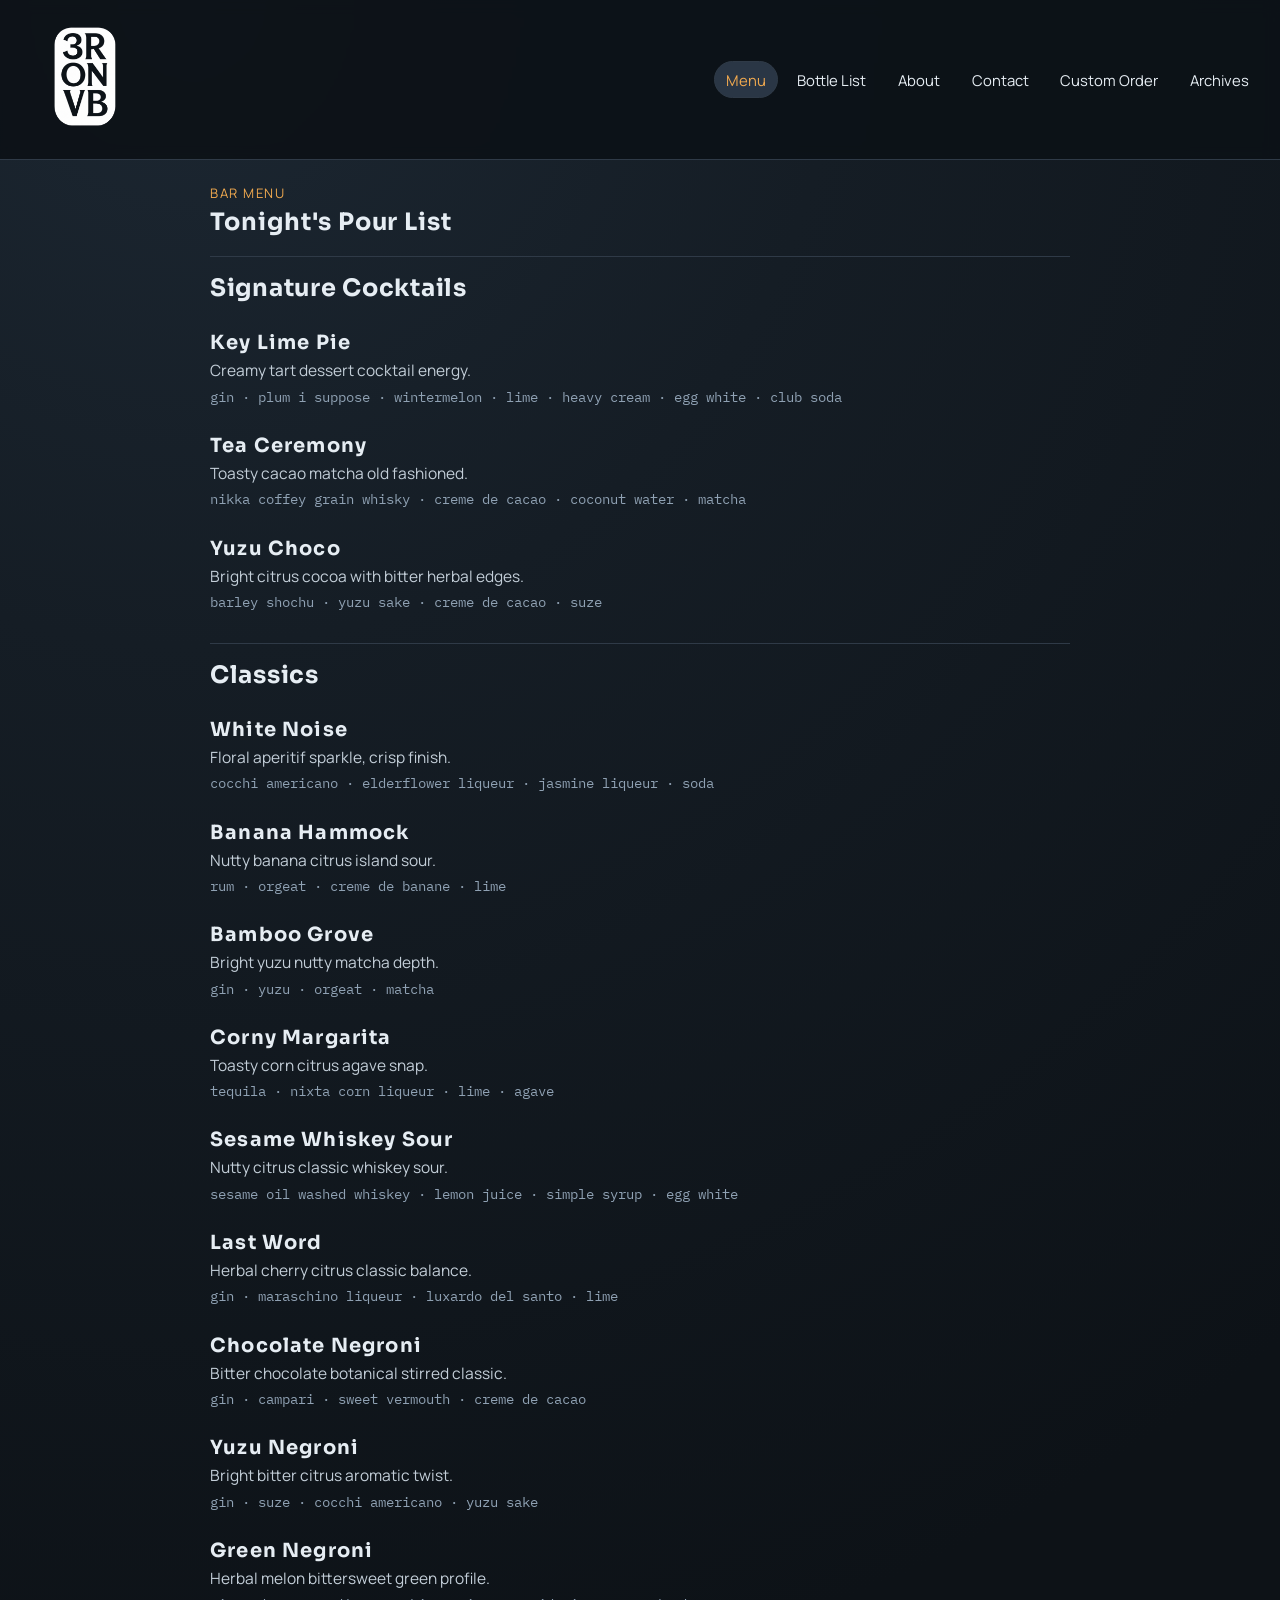
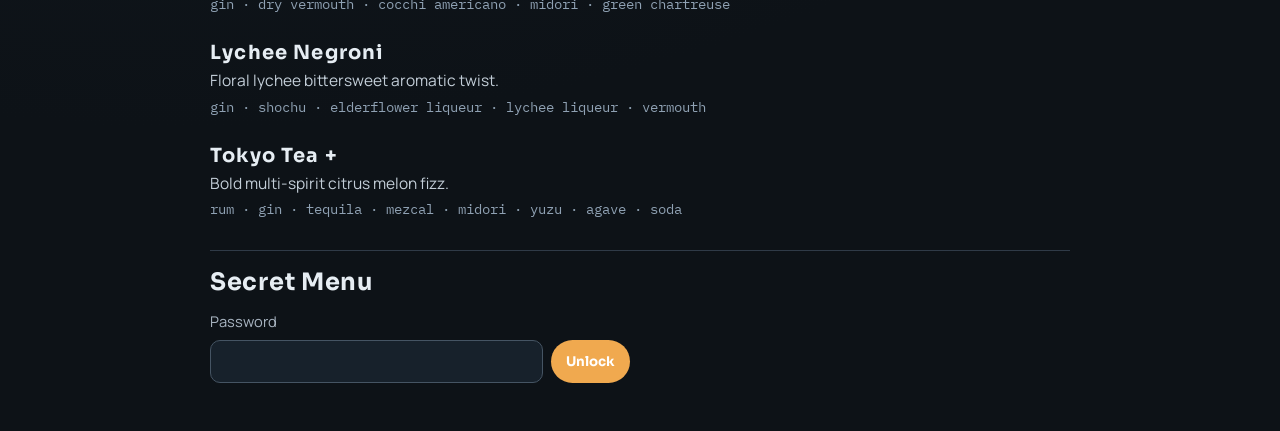
<file: index.html>
<!DOCTYPE html>
<html lang="en">
  <head>
    <meta charset="UTF-8" />
    <meta name="viewport" content="width=device-width, initial-scale=1.0" />
    <title>3R on VB | Menu</title>
    <link rel="stylesheet" href="styles.css?v=20260219" />
    <link rel="icon" type="image/png" media="(prefers-color-scheme: dark)" href="assets/3R_ON_VB_WHITE.png?v=20260219" />
    <link rel="icon" type="image/png" media="(prefers-color-scheme: light)" href="assets/3R_ON_VB_BLACK.png?v=20260219" />
    <link rel="apple-touch-icon" href="assets/3R_ON_VB_BLACK.png?v=20260219" />
  </head>
  <body>
    <header class="site-header">
      <a class="brand" href="index.html"><img src="assets/3R_ON_VB_WHITE.png" alt="3R on VB" /></a>
      <button class="menu-toggle" type="button" aria-label="Toggle navigation" aria-expanded="false">
        <span></span>
        <span></span>
        <span></span>
      </button>
      <nav class="site-nav">
        <a class="active" href="index.html">Menu</a>
        <a href="bottle-list.html">Bottle List</a>
        <a href="about.html">About</a>
        <a href="contact.html">Contact</a>
        <a href="custom-order.html">Custom Order</a>
        <a href="archives.html">Archives</a>
      </nav>
    </header>

    <main class="page">
      <section class="hero">
        <p class="eyebrow">Bar Menu</p>
        <h1>Tonight's Pour List</h1>
      </section>

      <div id="menu-root"></div>
      <div id="secret-menu-root"></div>
    </main>

    <script src="menu-data.js?v=20260529"></script>
    <script src="script.js?v=20260529"></script>
  </body>
</html>
</file>
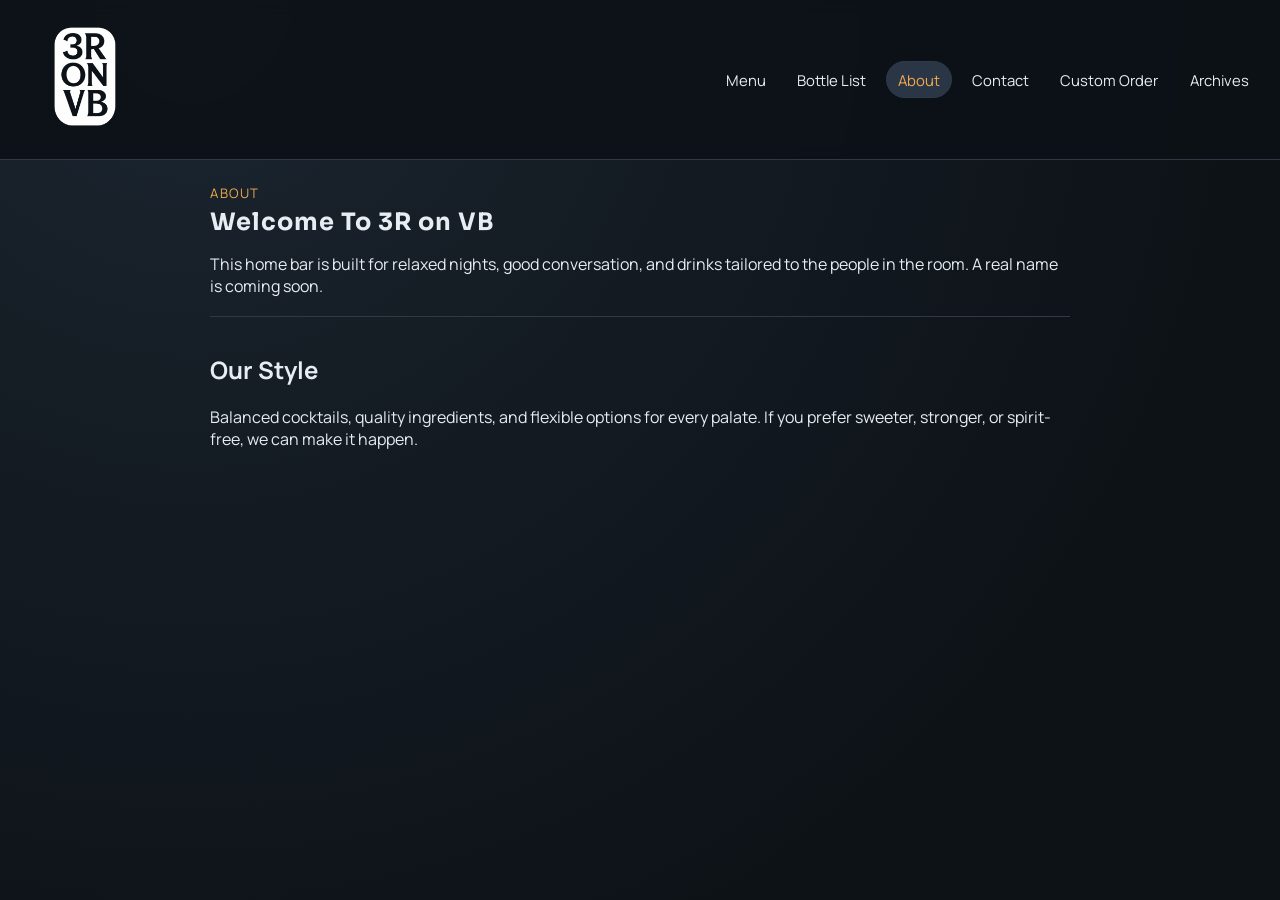
<file: about.html>
<!DOCTYPE html>
<html lang="en">
  <head>
    <meta charset="UTF-8" />
    <meta name="viewport" content="width=device-width, initial-scale=1.0" />
    <title>3R on VB | About</title>
    <link rel="stylesheet" href="styles.css?v=20260219" />
    <link rel="icon" type="image/png" media="(prefers-color-scheme: dark)" href="assets/3R_ON_VB_WHITE.png?v=20260219" />
    <link rel="icon" type="image/png" media="(prefers-color-scheme: light)" href="assets/3R_ON_VB_BLACK.png?v=20260219" />
    <link rel="apple-touch-icon" href="assets/3R_ON_VB_BLACK.png?v=20260219" />
  </head>
  <body>
    <header class="site-header">
      <a class="brand" href="index.html"><img src="assets/3R_ON_VB_WHITE.png" alt="3R on VB" /></a>
      <button class="menu-toggle" type="button" aria-label="Toggle navigation" aria-expanded="false">
        <span></span>
        <span></span>
        <span></span>
      </button>
      <nav class="site-nav">
        <a href="index.html">Menu</a>
        <a href="bottle-list.html">Bottle List</a>
        <a class="active" href="about.html">About</a>
        <a href="contact.html">Contact</a>
        <a href="custom-order.html">Custom Order</a>
        <a href="archives.html">Archives</a>
      </nav>
    </header>

    <main class="page">
      <section class="hero">
        <p class="eyebrow">About</p>
        <h1>Welcome To 3R on VB</h1>
        <p>
          This home bar is built for relaxed nights, good conversation, and drinks tailored to the people in the room.
          A real name is coming soon.
        </p>
      </section>

      <section class="content-card">
        <h2>Our Style</h2>
        <p>
          Balanced cocktails, quality ingredients, and flexible options for every palate. If you prefer sweeter, stronger,
          or spirit-free, we can make it happen.
        </p>
      </section>
    </main>

    <script src="script.js?v=20260219"></script>
  </body>
</html>
</file>
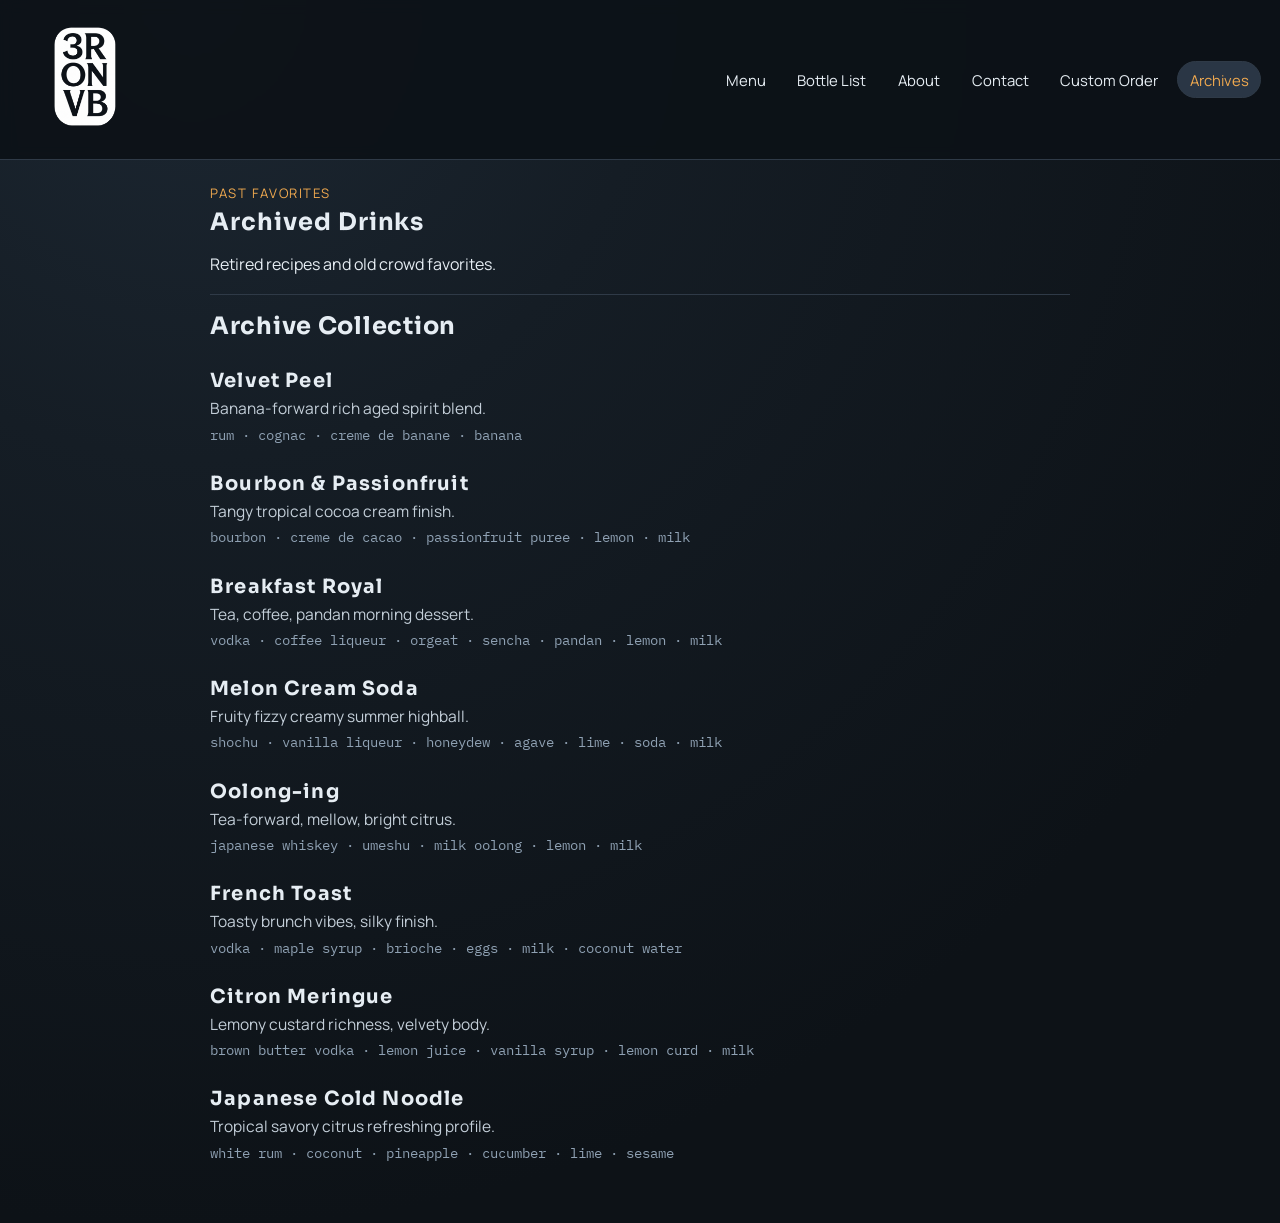
<file: archives.html>
<!DOCTYPE html>
<html lang="en">
  <head>
    <meta charset="UTF-8" />
    <meta name="viewport" content="width=device-width, initial-scale=1.0" />
    <title>3R on VB | Archives</title>
    <link rel="stylesheet" href="styles.css?v=20260219" />
    <link rel="icon" type="image/png" media="(prefers-color-scheme: dark)" href="assets/3R_ON_VB_WHITE.png?v=20260219" />
    <link rel="icon" type="image/png" media="(prefers-color-scheme: light)" href="assets/3R_ON_VB_BLACK.png?v=20260219" />
    <link rel="apple-touch-icon" href="assets/3R_ON_VB_BLACK.png?v=20260219" />
  </head>
  <body>
    <header class="site-header">
      <a class="brand" href="index.html"><img src="assets/3R_ON_VB_WHITE.png" alt="3R on VB" /></a>
      <button class="menu-toggle" type="button" aria-label="Toggle navigation" aria-expanded="false">
        <span></span>
        <span></span>
        <span></span>
      </button>
      <nav class="site-nav">
        <a href="index.html">Menu</a>
        <a href="bottle-list.html">Bottle List</a>
        <a href="about.html">About</a>
        <a href="contact.html">Contact</a>
        <a href="custom-order.html">Custom Order</a>
        <a class="active" href="archives.html">Archives</a>
      </nav>
    </header>

    <main class="page">
      <section class="hero">
        <p class="eyebrow">Past Favorites</p>
        <h1>Archived Drinks</h1>
        <p>Retired recipes and old crowd favorites.</p>
      </section>

      <div id="archives-root"></div>
    </main>

    <script src="archive-data.js?v=20260529"></script>
    <script src="script.js?v=20260529"></script>
  </body>
</html>
</file>
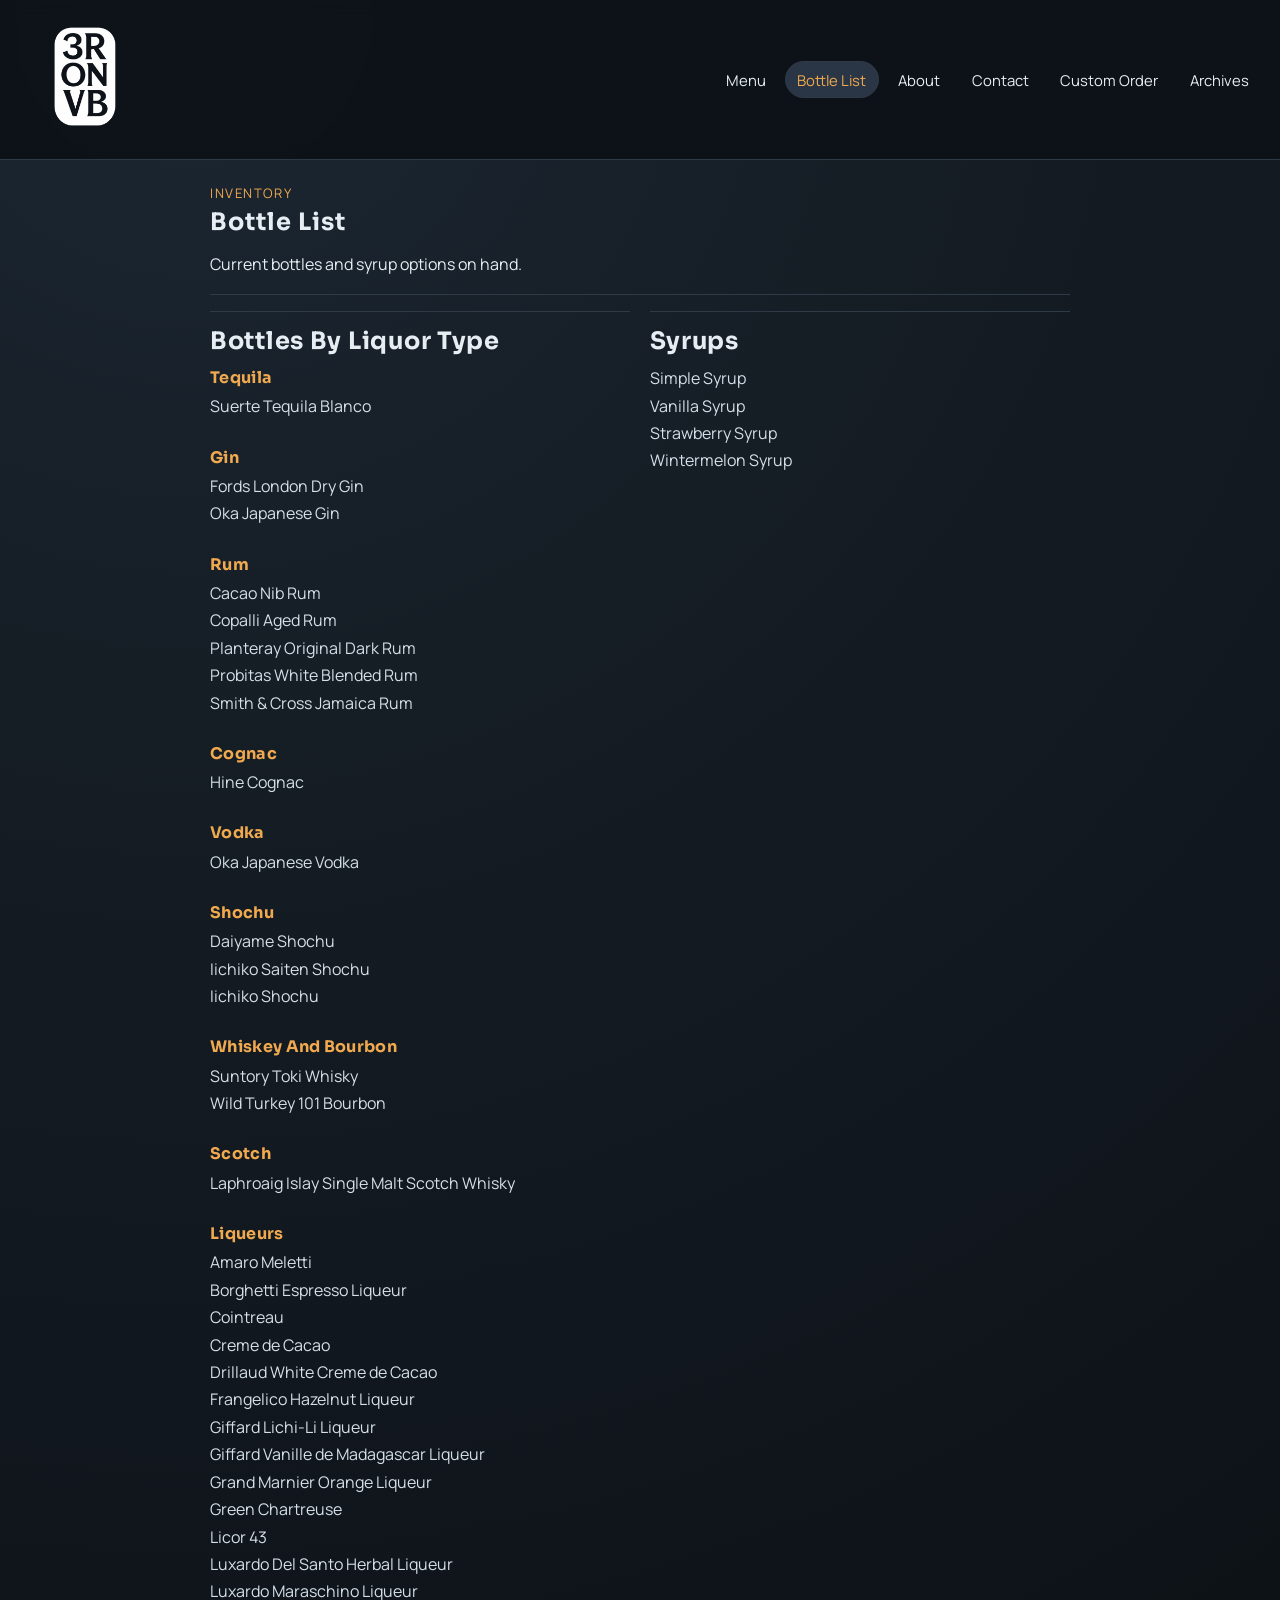
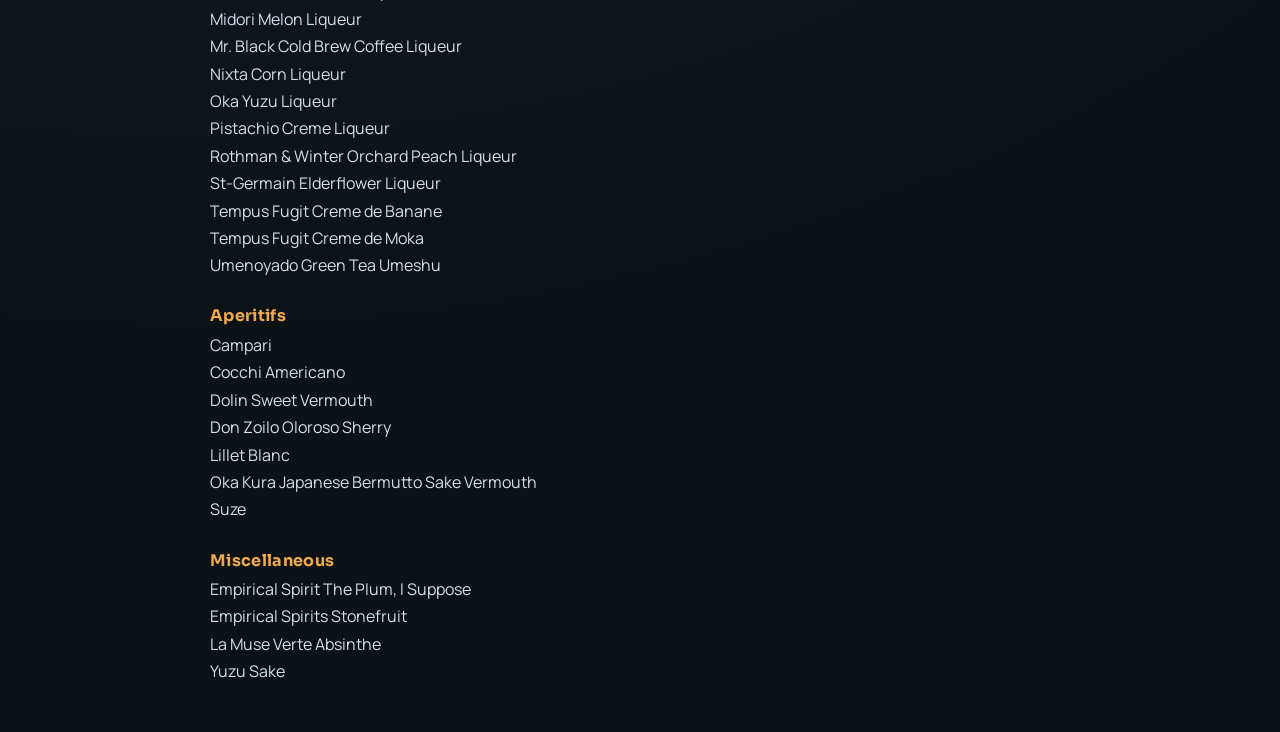
<file: bottle-list.html>
<!DOCTYPE html>
<html lang="en">
  <head>
    <meta charset="UTF-8" />
    <meta name="viewport" content="width=device-width, initial-scale=1.0" />
    <title>3R on VB | Bottle List</title>
    <link rel="stylesheet" href="styles.css?v=20260219" />
    <link rel="icon" type="image/png" media="(prefers-color-scheme: dark)" href="assets/3R_ON_VB_WHITE.png?v=20260219" />
    <link rel="icon" type="image/png" media="(prefers-color-scheme: light)" href="assets/3R_ON_VB_BLACK.png?v=20260219" />
    <link rel="apple-touch-icon" href="assets/3R_ON_VB_BLACK.png?v=20260219" />
  </head>
  <body>
    <header class="site-header">
      <a class="brand" href="index.html"><img src="assets/3R_ON_VB_WHITE.png" alt="3R on VB" /></a>
      <button class="menu-toggle" type="button" aria-label="Toggle navigation" aria-expanded="false">
        <span></span>
        <span></span>
        <span></span>
      </button>
      <nav class="site-nav">
        <a href="index.html">Menu</a>
        <a class="active" href="bottle-list.html">Bottle List</a>
        <a href="about.html">About</a>
        <a href="contact.html">Contact</a>
        <a href="custom-order.html">Custom Order</a>
        <a href="archives.html">Archives</a>
      </nav>
    </header>

    <main class="page">
      <section class="hero">
        <p class="eyebrow">Inventory</p>
        <h1>Bottle List</h1>
        <p>Current bottles and syrup options on hand.</p>
      </section>

      <div id="bottle-root"></div>
    </main>

    <script src="bottle-data.js?v=20260219"></script>
    <script src="script.js?v=20260219"></script>
  </body>
</html>
</file>
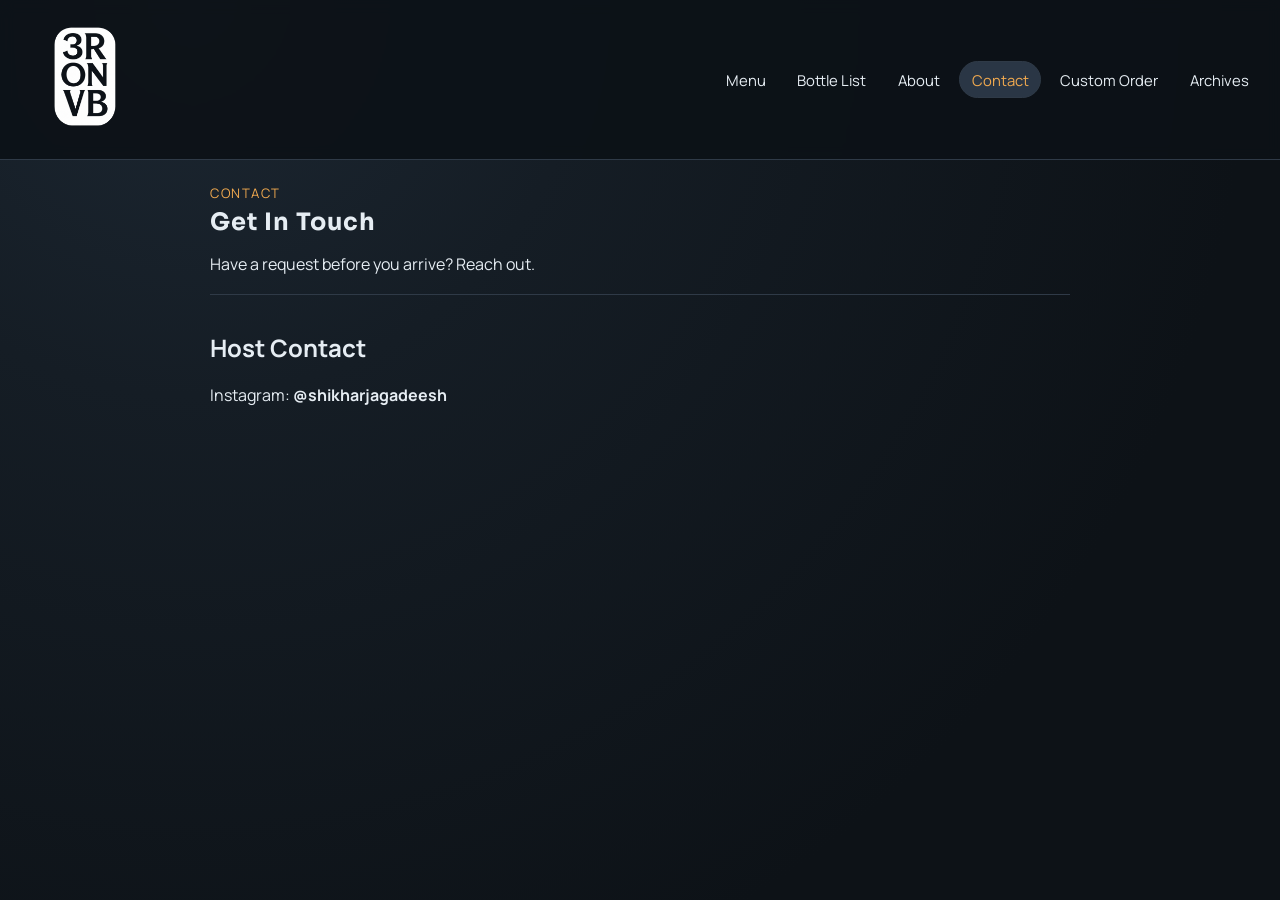
<file: contact.html>
<!DOCTYPE html>
<html lang="en">
  <head>
    <meta charset="UTF-8" />
    <meta name="viewport" content="width=device-width, initial-scale=1.0" />
    <title>3R on VB | Contact</title>
    <link rel="stylesheet" href="styles.css?v=20260219" />
    <link rel="icon" type="image/png" media="(prefers-color-scheme: dark)" href="assets/3R_ON_VB_WHITE.png?v=20260219" />
    <link rel="icon" type="image/png" media="(prefers-color-scheme: light)" href="assets/3R_ON_VB_BLACK.png?v=20260219" />
    <link rel="apple-touch-icon" href="assets/3R_ON_VB_BLACK.png?v=20260219" />
  </head>
  <body>
    <header class="site-header">
      <a class="brand" href="index.html"><img src="assets/3R_ON_VB_WHITE.png" alt="3R on VB" /></a>
      <button class="menu-toggle" type="button" aria-label="Toggle navigation" aria-expanded="false">
        <span></span>
        <span></span>
        <span></span>
      </button>
      <nav class="site-nav">
        <a href="index.html">Menu</a>
        <a href="bottle-list.html">Bottle List</a>
        <a href="about.html">About</a>
        <a class="active" href="contact.html">Contact</a>
        <a href="custom-order.html">Custom Order</a>
        <a href="archives.html">Archives</a>
      </nav>
    </header>

    <main class="page">
      <section class="hero">
        <p class="eyebrow">Contact</p>
        <h1>Get In Touch</h1>
        <p>Have a request before you arrive? Reach out.</p>
      </section>

      <section class="content-card">
        <h2>Host Contact</h2>
        <p>Instagram: <strong>@shikharjagadeesh</strong></p>
      </section>
    </main>

    <script src="script.js?v=20260219"></script>
  </body>
</html>
</file>
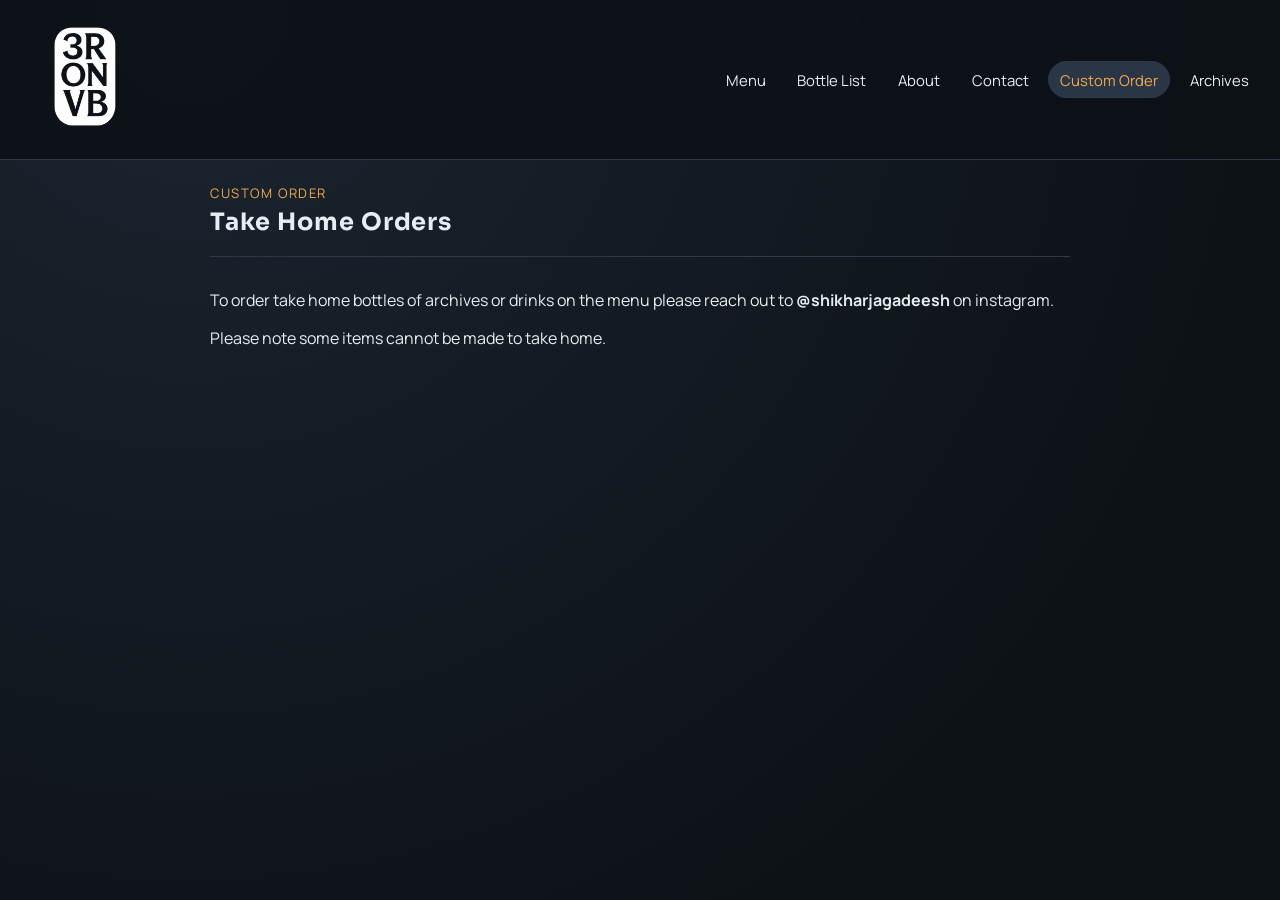
<file: custom-order.html>
<!DOCTYPE html>
<html lang="en">
  <head>
    <meta charset="UTF-8" />
    <meta name="viewport" content="width=device-width, initial-scale=1.0" />
    <title>3R on VB | Custom Order</title>
    <link rel="stylesheet" href="styles.css?v=20260219" />
    <link rel="icon" type="image/png" media="(prefers-color-scheme: dark)" href="assets/3R_ON_VB_WHITE.png?v=20260219" />
    <link rel="icon" type="image/png" media="(prefers-color-scheme: light)" href="assets/3R_ON_VB_BLACK.png?v=20260219" />
    <link rel="apple-touch-icon" href="assets/3R_ON_VB_BLACK.png?v=20260219" />
  </head>
  <body>
    <header class="site-header">
      <a class="brand" href="index.html"><img src="assets/3R_ON_VB_WHITE.png" alt="3R on VB" /></a>
      <button class="menu-toggle" type="button" aria-label="Toggle navigation" aria-expanded="false">
        <span></span>
        <span></span>
        <span></span>
      </button>
      <nav class="site-nav">
        <a href="index.html">Menu</a>
        <a href="bottle-list.html">Bottle List</a>
        <a href="about.html">About</a>
        <a href="contact.html">Contact</a>
        <a class="active" href="custom-order.html">Custom Order</a>
        <a href="archives.html">Archives</a>
      </nav>
    </header>

    <main class="page">
      <section class="hero">
        <p class="eyebrow">Custom Order</p>
        <h1>Take Home Orders</h1>
      </section>

      <section class="content-card">
        <p>
          To order take home bottles of archives or drinks on the menu please reach out to
          <strong>@shikharjagadeesh</strong> on instagram.
        </p>
        <p>Please note some items cannot be made to take home.</p>
      </section>
    </main>

    <script src="script.js?v=20260219"></script>
  </body>
</html>
</file>
<file: styles.css>
@import url("https://fonts.googleapis.com/css2?family=IBM+Plex+Mono:wght@400;500&family=Manrope:wght@400;500;700&family=Sora:wght@500;700&display=swap");

:root {
  --bg: #0d1217;
  --bg-glow: #151d25;
  --text: #e6edf3;
  --text-soft: #a9b5c2;
  --panel: #131b24;
  --accent: #f0a94f;
  --accent-soft: #2a3645;
  --line: #2f3a47;
  --chip: #1b2530;
}

* {
  box-sizing: border-box;
}

body {
  margin: 0;
  min-height: 100vh;
  font-family: "Manrope", sans-serif;
  color: var(--text);
  background: radial-gradient(circle at 15% 0%, #1c2732 0%, var(--bg-glow) 28%, var(--bg) 75%);
}

.site-header {
  position: sticky;
  top: 0;
  z-index: 20;
  display: flex;
  align-items: center;
  justify-content: flex-start;
  gap: 1.2rem;
  min-height: 106px;
  padding: 0.85rem 1.2rem;
  border-bottom: 1px solid var(--line);
  background: rgba(13, 18, 23, 0.92);
  backdrop-filter: blur(7px);
}

.brand {
  font-family: "Sora", "Manrope", sans-serif;
  color: var(--text);
  text-decoration: none;
  letter-spacing: 0.06em;
  text-transform: uppercase;
  font-weight: 700;
  white-space: nowrap;
  display: inline-flex;
  align-items: center;
}

.brand img {
  height: 132px;
  width: auto;
  display: block;
}

.menu-toggle {
  display: none;
  margin-left: auto;
  width: 42px;
  height: 42px;
  border: 1px solid var(--line);
  border-radius: 10px;
  background: transparent;
  color: var(--text);
  cursor: pointer;
  align-items: center;
  justify-content: center;
  flex-direction: column;
  gap: 5px;
}

.menu-toggle span {
  width: 19px;
  height: 2px;
  background: currentColor;
  border-radius: 99px;
}

.site-nav {
  margin-left: auto;
  display: flex;
  align-items: center;
  gap: 0.45rem;
  flex-wrap: wrap;
  justify-content: flex-end;
}

.site-nav a {
  font-family: "Manrope", sans-serif;
  text-decoration: none;
  color: var(--text);
  padding: 0.45rem 0.7rem;
  border-radius: 999px;
  border: 1px solid transparent;
  font-size: 0.93rem;
}

.site-nav a:hover,
.site-nav a.active {
  background: var(--accent-soft);
  color: var(--accent);
  border-color: var(--line);
}

.page {
  width: min(860px, 92vw);
  margin: 1.5rem auto 3rem;
}

.hero {
  margin-bottom: 1.2rem;
}

.eyebrow {
  margin: 0;
  text-transform: uppercase;
  letter-spacing: 0.12em;
  color: var(--accent);
  font-size: 0.82rem;
}

h1 {
  margin: 0.3rem 0 0.2rem;
  font-family: "Sora", "Manrope", sans-serif;
  letter-spacing: 0.04em;
}

.update-note {
  margin-top: 0.6rem;
  font-size: 0.92rem;
  color: var(--text-soft);
}

.update-note code {
  font-family: "IBM Plex Mono", monospace;
  color: var(--accent);
}

.menu-section,
.content-card {
  background: transparent;
  border: 0;
  border-top: 1px solid var(--line);
  border-radius: 0;
  padding: 1rem 0 0;
  margin-bottom: 1.15rem;
}

.menu-section h2 {
  margin: 0 0 0.85rem;
  font-family: "Sora", "Manrope", sans-serif;
  letter-spacing: 0.03em;
}

.drink-list {
  display: grid;
  gap: 0;
}

.drink-card {
  border: 0;
  border-radius: 0;
  padding: 0.85rem 0;
  background: transparent;
}

.drink-card:last-child {
  border-bottom: 0;
}

.drink-name {
  margin: 0 0 0.25rem;
  font-family: "Sora", "Manrope", sans-serif;
  letter-spacing: 0.06em;
  font-size: 1.22rem;
}

.drink-description {
  margin: 0 0 0.4rem;
  font-family: "Manrope", sans-serif;
  font-size: 0.97rem;
  color: #c3ced8;
}

.drink-ingredients {
  margin: 0;
  font-family: "IBM Plex Mono", monospace;
  font-size: 0.86rem;
  color: #8fa1b3;
}

.secret-lock {
  display: grid;
  gap: 0.55rem;
  max-width: 420px;
}

.secret-lock[hidden] {
  display: none !important;
}

.secret-lock label {
  font-size: 0.92rem;
  color: var(--text-soft);
}

.secret-lock-row {
  display: flex;
  gap: 0.5rem;
}

.secret-lock-row input {
  flex: 1;
  border: 1px solid #455463;
  border-radius: 10px;
  padding: 0.6rem 0.7rem;
  font: inherit;
  color: var(--text);
  background: #17212b;
}

.secret-lock-row button {
  border: 0;
  border-radius: 999px;
  font-family: "Sora", "Manrope", sans-serif;
  background: var(--accent);
  color: #fff;
  padding: 0.6rem 0.95rem;
  font-weight: 700;
  cursor: pointer;
}

.secret-error {
  margin: 0;
  color: #ff9f9f;
  font-size: 0.9rem;
}

.section-block {
  margin-bottom: 1.15rem;
}

.bottle-grid {
  display: grid;
  grid-template-columns: repeat(2, minmax(0, 1fr));
  gap: 1.2rem;
}

.bottle-column {
  background: transparent;
  border: 0;
  border-top: 1px solid var(--line);
  border-radius: 0;
  padding: 0.85rem 0 0;
}

.bottle-column h2 {
  margin: 0 0 0.6rem;
  font-family: "Sora", "Manrope", sans-serif;
  letter-spacing: 0.03em;
}

.liquor-type-list {
  display: grid;
  gap: 0.85rem;
}

.liquor-type {
  padding-bottom: 0.75rem;
}

.liquor-type:last-child {
  padding-bottom: 0;
}

.liquor-type h3 {
  margin: 0;
  padding: 0.1rem 0 0.35rem;
  font-family: "Sora", "Manrope", sans-serif;
  font-size: 1rem;
  letter-spacing: 0.02em;
  color: var(--accent);
}

.bottle-column ul {
  list-style: none;
  margin: 0;
  padding: 0;
  display: grid;
  gap: 0.1rem;
}

.bottle-column li {
  padding: 0.12rem 0;
  border: 0;
  border-radius: 0;
  background: transparent;
  color: #d5dfe8;
}

.bottle-column li:last-child {
  border-bottom: 0;
}

.order-form {
  display: grid;
  gap: 0.85rem;
}

.order-form label {
  display: grid;
  gap: 0.35rem;
  font-size: 0.95rem;
  font-family: "Manrope", sans-serif;
}

.order-form input,
.order-form textarea {
  width: 100%;
  border: 1px solid #455463;
  border-radius: 10px;
  padding: 0.6rem 0.7rem;
  font: inherit;
  color: var(--text);
  background: #17212b;
}

.order-form button {
  width: max-content;
  border: 0;
  border-radius: 999px;
  font-family: "Sora", "Manrope", sans-serif;
  background: var(--accent);
  color: #fff;
  padding: 0.65rem 1rem;
  font-weight: 700;
  cursor: pointer;
}

@media (max-width: 760px) {
  .site-header {
    align-items: center;
    gap: 0.8rem;
    flex-wrap: wrap;
    min-height: 53px;
    padding: 0.425rem 1.2rem;
  }

  .brand img {
    height: 66px;
  }

  .menu-toggle {
    display: inline-flex;
  }

  .site-nav {
    display: none;
    width: 100%;
    margin-left: 0;
    padding-top: 0.25rem;
    justify-content: flex-start;
    gap: 0.35rem;
  }

  .site-nav.open {
    display: flex;
  }

  .site-nav a {
    width: 100%;
    border-radius: 9px;
    padding: 0.55rem 0.65rem;
  }

  .bottle-grid {
    grid-template-columns: 1fr;
  }
}
</file>
